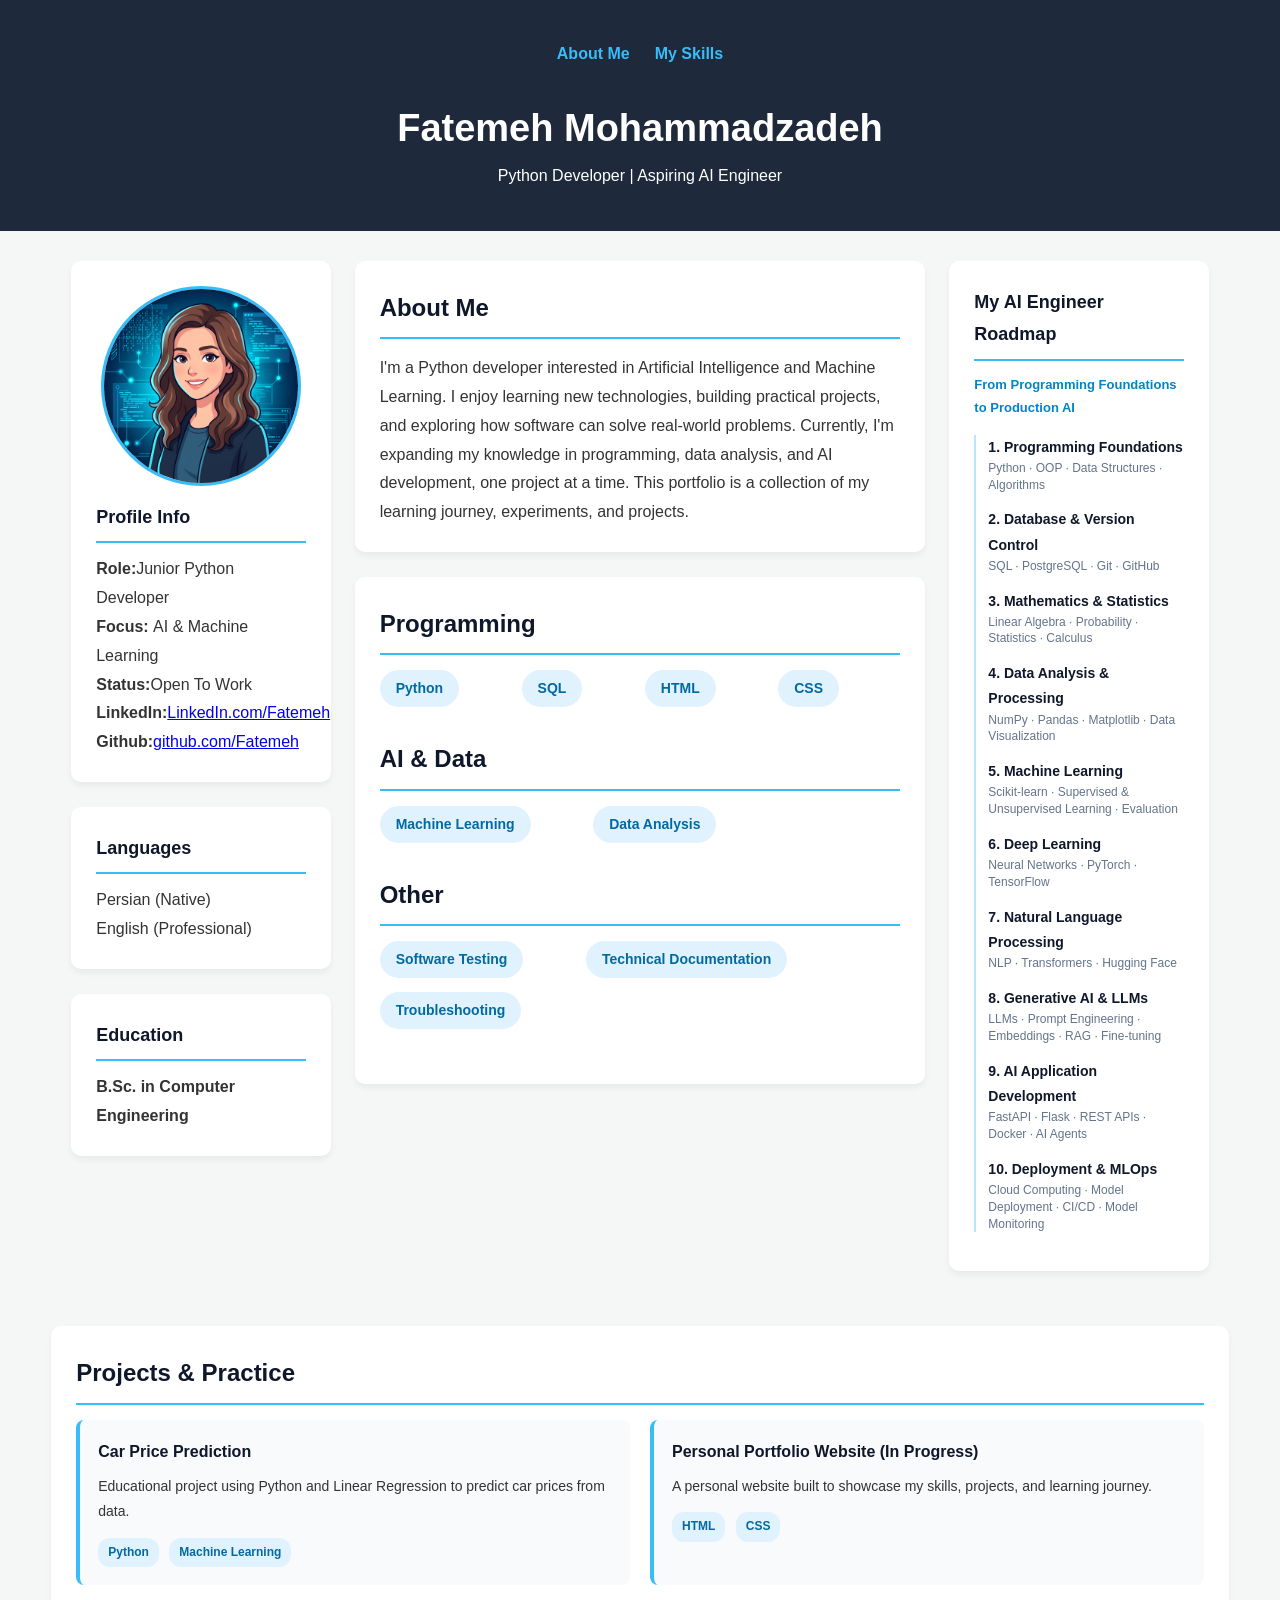
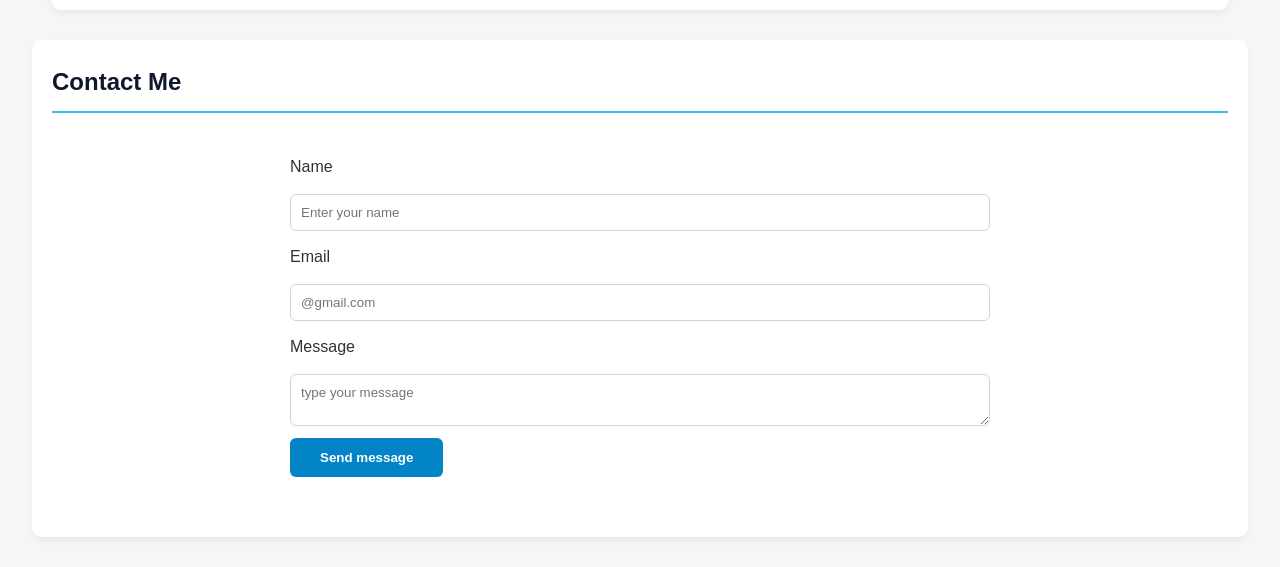
<file: index.html>
<!DOCTYPE html>
<html lang="en" dir="ltr">

<head>
    <meta charset="UTF-8">
    <meta name="viewport" content="width=device-width, initial-scale=1.0">
    <title> My Portfolio </title>
    <link rel="stylesheet" href="style.css">
</head>

<body>

    <header>

        <nav>
            <ul>
                <li><a href="#about"> About Me </a></li>
                <li><a href="#skills"> My Skills </a></li>
            </ul>
        </nav>
        <h1> Fatemeh Mohammadzadeh </h1>
        <p> Python Developer | Aspiring AI Engineer </p>

    </header>

    <div class="Layout_Container"> <!-- این div هر سه ستون چپ، وسط و راست را کنار هم نگه می‌دارد -->
        <aside class="sidebar">
            <div class="card Profile-card">
                <img src="Profile.jpeg" alt="Fatemeh Mohammadzadeh" class="profile-img" width="200" height="200">
                <h3>Profile Info</h3>
                <p><strong>Role:</strong>Junior Python Developer</p>
                <p><strong>Focus: </strong>AI & Machine Learning</p>
                <p><strong>Status:</strong>Open To Work</p>
                <p><strong>LinkedIn:</strong><a
                        href="https://www.linkedin.com/in/fatemeh-mohammadzadeh-4505a7270">LinkedIn.com/Fatemeh</a></p>
                <p><strong>Github:</strong><a
                        href="https://github.com/f-mohammadzadeh">github.com/Fatemeh</a></p>
            </div>

            <div class="card">
                <h3>Languages</h3>
                <p>Persian (Native)</p>
                <p>English (Professional)</p>
            </div>

            <div class="card">
                <h3>Education</h3>
                <p><strong>B.Sc. in Computer Engineering</strong></p>
            </div>

        </aside>



        <main>
            <section id="about">
                <h2> About Me </h2>
                <p> I'm a Python developer interested in Artificial Intelligence and Machine Learning.

                    I enjoy learning new technologies, building practical projects, and exploring how software can solve
                    real-world problems.

                    Currently, I'm expanding my knowledge in programming, data analysis, and AI development, one project
                    at a time.

                    This portfolio is a collection of my learning journey, experiments, and projects.</p>
            </section>

            <section id="skills">
                <h2> Programming</h2>
                <ul class="skill-list">
                    <li>Python</li>
                    <li>SQL</li>
                    <li>HTML</li>
                    <li>CSS</li>
                </ul>

                <h2>AI & Data</h2>
                <ul class="skill-list">
                    <li>Machine Learning</li>
                    <li>Data Analysis</li>
                </ul>

                <h2>Other</h2>
                <ul class="skill-list">
                    <li>Software Testing</li>
                    <li>Technical Documentation</li>
                    <li>Troubleshooting</li>

                </ul>
            </section>
        </main>

        <aside class="sidebar">
            <div class="card">
                <h3>My AI Engineer Roadmap</h3>
                <p class="roadmap-subtitle">From Programming Foundations to Production AI</p>

                <ul class="roadmap-list">
                    <li>
                        <strong>1. Programming Foundations</strong>
                        <span>Python · OOP · Data Structures · Algorithms</span>
                    </li>
                    <li>
                        <strong>2. Database & Version Control</strong>
                        <span>SQL · PostgreSQL · Git · GitHub</span>
                    </li>
                    <li>
                        <strong>3. Mathematics & Statistics</strong>
                        <span>Linear Algebra · Probability · Statistics · Calculus</span>
                    </li>
                    <li>
                        <strong>4. Data Analysis & Processing</strong>
                        <span>NumPy · Pandas · Matplotlib · Data Visualization</span>
                    </li>
                    <li>
                        <strong>5. Machine Learning</strong>
                        <span>Scikit-learn · Supervised & Unsupervised Learning · Evaluation</span>
                    </li>
                    <li>
                        <strong>6. Deep Learning</strong>
                        <span>Neural Networks · PyTorch · TensorFlow</span>
                    </li>
                    <li>
                        <strong>7. Natural Language Processing</strong>
                        <span>NLP · Transformers · Hugging Face</span>
                    </li>
                    <li>
                        <strong>8. Generative AI & LLMs</strong>
                        <span>LLMs · Prompt Engineering · Embeddings · RAG · Fine-tuning</span>
                    </li>
                    <li>
                        <strong>9. AI Application Development</strong>
                        <span>FastAPI · Flask · REST APIs · Docker · AI Agents</span>
                    </li>
                    <li>
                        <strong>10. Deployment & MLOps</strong>
                        <span>Cloud Computing · Model Deployment · CI/CD · Model Monitoring</span>
                    </li>
                </ul>
            </div>
                        
            </div>
            
        </aside>
    </div>

    <!-- بخش جدید پروژه‌ها: بین ۳ ستون بالا و فوتر -->
    <section id="projects" class="projects-section">
        <h2>Projects & Practice</h2>
        <div class="projects-grid">

            <div class="project-card">
                <h4>Car Price Prediction</h4>
                <p>Educational project using Python and Linear Regression to predict car prices from data.</p>
                <span class="tech-tag">Python</span>
                <span class="tech-tag">Machine Learning</span>
            </div>

            <div class="project-card">
                <h4>Personal Portfolio Website (In Progress)</h4>
                <p>A personal website built to showcase my skills, projects, and learning journey.</p>
                <span class="tech-tag">HTML</span>
                <span class="tech-tag">CSS</span>
            </div>

        </div>
    </section>

    <footer>
        <section id="contact">
            <h2>Contact Me</h2>
            <form action="#" method="POST">
                <label for="name">Name</label>
                <input type="text" id="name" name="name" placeholder="Enter your name" required>
                <label for="email">Email</label>
                <input type="email" id="email" name="email" placeholder="@gmail.com" required>
                <label for="message">Message</label>
                <textarea type="text" id="message" name="message" placeholder="type your message" required></textarea>
                <button type="submit">Send message</button>

            </form>

        </section>
    </footer>
</body>

</html>
</file>
<file: style.css>
* {
    margin: 0;
    padding: 0;
    box-sizing: border-box
}

body {
    font-family: Tahoma, Arial, sans-serif;
    background-color: #f4f7f6;
    color: #333;
    line-height: 1.8;
}

header {
    background-color: #1e293b;
    color: #ffffff;
    text-align: center;
    padding: 40px 20px;
}

nav ul {
    list-style: none;
    /*حذف نقطه لیست*/
    display: flex;
    /*چیدن آیتم ها کنار هم*/
    justify-content: center;
    /*وسطچین کردن منو*/
    gap: 25px;
    /*فاصله بین گزینه های منو*/
    margin-bottom: 25px;
}

nav a {
    color: #38bdf8;
    text-decoration: none;
    /*حذف خط زیر لینک*/
    font-weight: bold;
}

nav a:hover {
    color: #ffffff;
    /*تغییر رنگ وقتی موس روی لینک می رود*/
}

/*استایل بخش های اصلی(کارت ها)*/
main {
    width: 100%;

}

.card,
section {
    background-color: #ffffff;
    margin-bottom: 25px;
    padding: 25px;
    border-radius: 10px;
    box-shadow: 0 4px 6px rgb(0, 0, 0, 0.05);
}

.card h3 {
    color: #0f172a;
    border-bottom: 2px solid #38bdf8;
    padding-bottom: 8px;
    margin-bottom: 12px;
    font-size: 18px;
}

.roadmap-subtitle {
    font-size: 13px;
    color: #0284c7;
    font-weight: bold;
    margin-bottom: 15px;
}

.roadmap-list {
    list-style: none;
    padding-left: 12px;
    border-left: 2px solid #bae6fd;
    /* خط عمودی آبی ملایم در سمت چپ مثل تایم‌لاین */
}

.roadmap-list li {
    margin-bottom: 14px;
}

.roadmap-list strong {
    display: block;
    /* قرار گرفتن عنوان در یک خط مجزا */
    font-size: 14px;
    color: #0f172a;
}

.roadmap-list span {
    display: block;
    /* رفتن زیرشاخه‌ها به خط پایینِ عنوان */
    font-size: 12px;
    color: #64748b;
    /* رنگ طوسی ملایم برای زیرشاخه‌ها */
    line-height: 1.4;
}

h2 {
    color: #0f172a;
    border-bottom: 2px solid #38bdf8;
    padding-bottom: 8px;
    margin-bottom: 15px;

}

.skill-list {
    list-style: none;
    display: flex;
    flex-wrap: wrap;
    /*اگر جا کم بود برچسب های بعدی بروند خط پایین*/
    column-gap: 12%;
    row-gap: 14px;
    margin-bottom: 30px;
    /* فاصله گرفتن کل کپسول‌ها از تیتر بعدی*/
    padding: 0px;
}

.skill-list li {
    background-color: #e0f2fe;
    color: #0369a1;
    padding: 6px 16px;
    border-radius: 20px;
    /* گرد کردن کامل گوشه‌ها به شکل کپسول */
    font-size: 14px;
    font-weight: bold;
}

form {
    display: flex;
    flex-direction: column;
    /* چیدن اجزای فرم زیر هم در یک ستون */
    gap: 12px;
    max-width: 700px;
    /* جلوگیری از کشیده شدن فرم در کل عرض مانیتور */
    margin: 40px auto;
    /* وسط‌چین کردن باکس فرم در صفحه */
}

input,
textarea {
    padding: 10px;
    border: 1px solid #cbd5e1;
    border-radius: 6px;
    font-family: inherit;
    /* ارث‌بری فونت فارسی از تگ body */
}

button {
    background-color: #0284c7;
    color: white;
    border: none;
    padding: 12px;
    border-radius: 6px;
    font-family: inherit;
    font-weight: bold;
    cursor: pointer;
    /* تبدیل نشانگر موس به شکل دست */
    align-self: flex-start;
    padding: 12px 30px;
}

button:hover {
    background-color: #0369a1
}

.Layout_Container {
    max-width: 1300px;
    margin: 30px auto;
    padding: 0 20px;
    display: grid;
    grid-template-columns: 280px 1fr 280px;
    gap: 25px;
    align-items: start;/
}

.profile-img {
    width: 200px;
    height: 200px;
    border-radius: 50%;
    /* تبدیل عکس مربعی به دایره کامل */
    object-fit: cover;
    /* جلوگیری از کشیده یا له شدن تصویر داخل دایره */
    display: block;
    margin: 0 auto 15px auto;
    /* وسط‌چین کردن عکس و فاصله از پایین */
    border: 3px solid #38bdf8;
    /* یک حلقه آبی ظریف دور عکس */
}

html {
    scroll-behavior: smooth;
}

.Layout_Container {
    /* ۱. تنظیمات شناور برای مانیتورهای عریض و استاندارد */
    width: 92%;
    /* همیشه ۹۲ درصد از عرض هر مانیتوری را می‌گیرد */
    max-width: 1440px;
    /* در مانیتورهای خیلی غول‌پیکر بیش از حد پخش نمی‌شود */
    margin: 30px auto;
    display: grid;
    grid-template-columns: minmax(240px, 1fr) minmax(400px, 2.2fr) minmax(240px, 1fr);
    gap: 24px;
    align-items: start;
}

/* هماهنگ کردن عرض بخش فرم تماس با ستون‌های بالایی در تمام مانیتورها */
#contact,
footer section {
    width: 92%;
    max-width: 1440px;
    margin: 30px auto;
    padding: 25px 40px;
}

/* ۲. واکنش‌گرا کردن اندازه فونت تیتر هدر متناسب با عرض مرورگر */
header h1 {
    font-size: clamp(24px, 3vw, 38px);
    /* کوچک و بزرگ شدن هوشمند تیتر با تغییر عرض صفحه */
}

/* ۳. حالت لپ‌تاپ‌های کوچک و پنجره‌های نیمه‌باز وب (زیر ۱۱۵۰ پیکسل) */
@media (max-width: 1150px) {
    .Layout_Container {
        grid-template-columns: 1fr 2fr;
        /* تبدیل ۳ ستون به ۲ ستون */
    }

    /* ستون سوم (سمت راست) تمام عرض پایین را می‌گیرد تا به هم نریزد */
    .Layout_Container>aside:last-child {
        grid-column: 1 / -1;
        display: grid;
        grid-template-columns: 1fr 1fr;
        gap: 24px;
    }
}

/* ۴. حالت تبلت و موبایل (زیر ۷۶۸ پیکسل) */
@media (max-width: 768px) {
    .Layout_Container {
        width: 95%;
        grid-template-columns: 1fr;
        /* تبدیل کل صفحه به ۱ ستون */
    }

    .Layout_Container>aside:last-child {
        grid-template-columns: 1fr;
    }

    nav ul {
        flex-wrap: wrap;
        /* شکسته شدن منوی بالا اگر در صفحه کوچک جا نشد */
        gap: 15px;
    }
}
    /* کادر کلی بخش پروژه‌ها هم‌عرض با ۳ ستون بالایی */
    .projects-section {
        width: 92%;
        max-width: 1440px;
        margin: 0 auto 30px auto;
    }

    /* چیدن کارت‌های پروژه کنار هم در ۳ ستون مساوی */
    .projects-grid {
        display: grid;
        grid-template-columns: repeat(auto-fit, minmax(280px, 1fr));
        gap: 20px;
    }

    .project-card {
        background-color: #f8fafc;
        border-left: 4px solid #38bdf8;
        padding: 18px;
        border-radius: 8px;
        transition: transform 0.2s ease, box-shadow 0.2s ease;
    }

    .project-card:hover {
        transform: translateY(-4px);
        box-shadow: 0 6px 12px rgba(0, 0, 0, 0.08);
    }

    .project-card h4 {
        color: #0f172a;
        margin-bottom: 8px;
    }

    .project-card p {
        font-size: 14px;
        margin-bottom: 12px;
    }

    .tech-tag {
        display: inline-block;
        background-color: #e0f2fe;
        color: #0369a1;
        font-size: 12px;
        padding: 4px 10px;
        border-radius: 12px;
        margin-right: 6px;
        font-weight: bold;
    }

    #contact,
    footer section {
        width: 95%;
        padding: 20px;
    }
}
</file>
